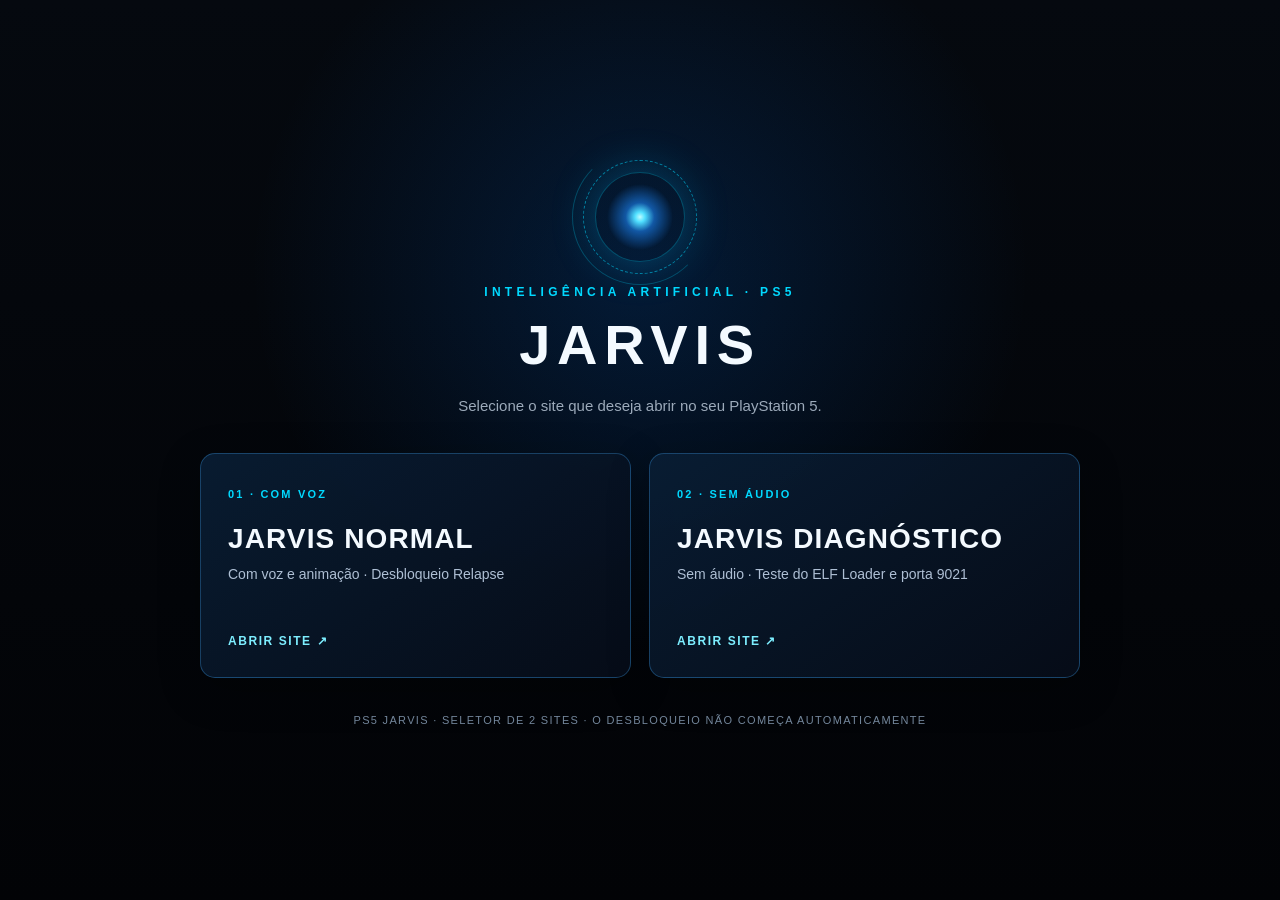
<file: menu.html>
<!DOCTYPE html>
<html lang="pt-BR">
<head>
<meta charset="UTF-8">
<meta name="viewport" content="width=device-width, initial-scale=1, viewport-fit=cover">
<meta http-equiv="Cache-Control" content="no-cache">
<title>PS5 JARVIS · Escolher site</title>
<style>
:root{--cyan:#00d9ff;--blue:#0070f0;--ink:#04070c;--muted:#9caaba}
*{box-sizing:border-box}html{min-height:100%;background:#04070c}
body{margin:0;min-height:100vh;min-height:100dvh;display:flex;align-items:center;justify-content:center;padding:28px 18px;background:radial-gradient(ellipse at 50% 30%,rgba(0,112,240,.19),transparent 43%),linear-gradient(#05090f,#020306);color:#f4faff;font:16px/1.5 Arial,Helvetica,sans-serif}
main{width:min(880px,100%);position:relative;z-index:1}
.brand{text-align:center;letter-spacing:.36em;font-weight:bold;color:var(--cyan);font-size:12px;margin:0 0 12px}
h1{margin:0;font-size:clamp(34px,6vw,56px);letter-spacing:.12em;line-height:1.16;text-align:center}
.sub{text-align:center;color:var(--muted);font-size:15px;margin:18px auto 35px}
.orb{width:90px;height:90px;margin:0 auto 21px;border-radius:50%;background:radial-gradient(circle,#bffbff 0%,#50dfff 8%,#1258a5 23%,transparent 53%);box-shadow:0 0 45px rgba(0,190,255,.29);border:1px solid rgba(0,217,255,.27);position:relative;animation:glow 3s ease-in-out infinite}
.orb:before,.orb:after{content:"";position:absolute;inset:-13px;border:1px dashed rgba(0,217,255,.52);border-radius:50%;animation:spin 22s linear infinite}
.orb:after{inset:-24px;border-style:solid;border-color:transparent transparent rgba(0,217,255,.25) rgba(0,217,255,.25);animation-direction:reverse;animation-duration:15s}
.grid{display:grid;grid-template-columns:repeat(2,minmax(0,1fr));gap:18px}
.site{display:flex;flex-direction:column;text-align:left;justify-content:space-between;min-height:225px;padding:27px;border:1px solid rgba(62,168,247,.33);border-radius:15px;background:linear-gradient(145deg,rgba(9,30,53,.91),rgba(6,12,24,.97));box-shadow:0 12px 40px rgba(0,0,0,.28);color:inherit;text-decoration:none;transition:background .2s,border-color .2s,transform .2s;outline:none}
a.site{cursor:pointer}a.site:hover,a.site:focus{border-color:var(--cyan);background:linear-gradient(145deg,rgba(10,48,76,.95),rgba(7,18,36,.98));transform:translateY(-3px);box-shadow:0 0 0 2px rgba(0,217,255,.12)}
.site.off{border-color:rgba(255,255,255,.1);opacity:.58;cursor:not-allowed}
.count{color:var(--cyan);font-weight:700;letter-spacing:.2em;font-size:11px}
.site.off .count{color:#8294ac}
h2{font-size:clamp(21px,3vw,28px);line-height:1.2;margin:17px 0 8px;letter-spacing:.04em}
.desc{color:#aebfd4;margin:0;font-size:14px}
.action{color:#7deeff;font-size:12px;font-weight:700;letter-spacing:.13em;margin-top:26px}
.site.off .action{color:#9a9da8}
footer{text-align:center;font-size:11px;letter-spacing:.12em;color:#73869b;margin:34px auto 0}
@media(max-width:620px){.grid{grid-template-columns:1fr}.site{min-height:185px;padding:21px}h1{font-size:32px}}
@media(prefers-reduced-motion:reduce){*{animation:none!important;transition:none!important}}
@keyframes spin{to{transform:rotate(360deg)}}@keyframes glow{50%{box-shadow:0 0 62px rgba(0,210,255,.47)}}
</style>
</head>
<body>
<main>
 <div class="orb" aria-hidden="true"></div>
 <p class="brand">INTELIGÊNCIA ARTIFICIAL · PS5</p>
 <h1>JARVIS</h1>
 <p class="sub">Selecione o site que deseja abrir no seu PlayStation 5.</p>
 <div class="grid">
  <a class="site" id="site1" href="https://patriasco.github.io/PS5-JARVIS-RELAPSE/?v=jarvisdiag1">
   <div><span class="count">01 · COM VOZ</span><h2 id="name1">JARVIS NORMAL</h2><p class="desc" id="desc1">Com voz e animação · Desbloqueio Relapse</p></div>
   <span class="action">ABRIR SITE <span aria-hidden="true">↗</span></span>
  </a>
  <a class="site" id="site2" href="https://patriasco.github.io/PS5-JARVIS-RELAPSE/?v=jarvisdiag1&amp;noaudio=1">
   <div><span class="count">02 · SEM ÁUDIO</span><h2 id="name2">JARVIS DIAGNÓSTICO</h2><p class="desc" id="desc2">Sem áudio · Teste do ELF Loader e porta 9021</p></div>
   <span class="action" id="action2">ABRIR SITE ↗</span>
  </a>
 </div>
 <footer>PS5 JARVIS · SELETOR DE 2 SITES · O DESBLOQUEIO NÃO COMEÇA AUTOMATICAMENTE</footer>
</main>
<script>
(function(){
 function applySites(){
 var items=window.JARVIS_MENU_SITES||[];
 if(items[0]){
  document.getElementById('name1').textContent=items[0].name||'PS5 JARVIS';
  document.getElementById('desc1').textContent=items[0].subtitle||'';
  if(/^https?:\/\//i.test(items[0].url||''))document.getElementById('site1').href=items[0].url;
 }
 if(items[1]){
  document.getElementById('name2').textContent=items[1].name||'JARVIS DIAGNÓSTICO';
  document.getElementById('desc2').textContent=items[1].subtitle||'';
  if(/^https?:\/\//i.test(items[1].url||'')){
    document.getElementById('site2').href=items[1].url;
  }
 }
 }
 var cfg=document.createElement('script');
 cfg.src='./menu-sites.js?fresh='+(new Date()).getTime();
 cfg.onload=applySites;
 cfg.onerror=function(){/* Both buttons retain their working static links. */};
 document.head.appendChild(cfg);
})();
</script>
</body>
</html>
</file>
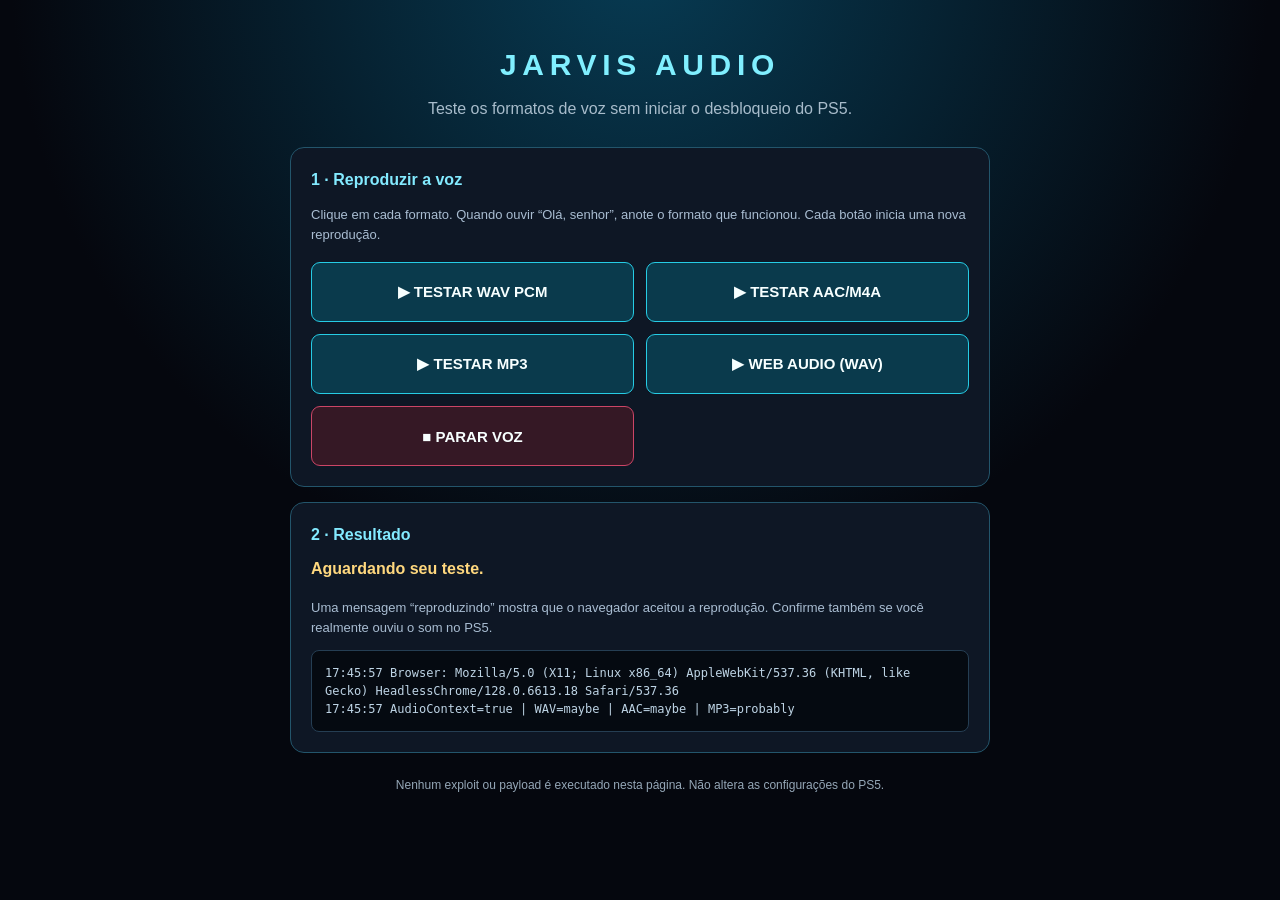
<file: teste-audio.html>
<!DOCTYPE html>
<html lang="pt-BR">
<head>
<meta charset="utf-8">
<meta name="viewport" content="width=device-width,initial-scale=1">
<title>JARVIS | Diagnóstico de Áudio PS5</title>
<style>
*{box-sizing:border-box}
html{background:#05070e}
body{margin:0;padding:22px 15px;color:#eef6ff;font:16px/1.5 Arial,Helvetica,sans-serif;background:radial-gradient(circle at 50% -5%,#073b53,#05070e 58%)}
main{max-width:700px;margin:20px auto}
h1{text-align:center;letter-spacing:.19em;font-size:30px;color:#80efff;margin:16px 0 0}
.desc{color:#a8bccb;text-align:center;margin:10px 0 26px}
.panel{background:#0e1725;border:1px solid #23556b;border-radius:14px;padding:20px;margin:15px 0}
h2{font-size:16px;color:#83eaff;margin:0 0 10px}
.small{font-size:13px;color:#a9bdd2}
.grid{display:grid;grid-template-columns:repeat(2,minmax(0,1fr));gap:12px;margin-top:18px}
button{border:1px solid #26cce5;color:#f7ffff;background:#0a3a4c;border-radius:9px;min-height:60px;padding:10px;font-size:15px;font-weight:bold;cursor:pointer}
button:focus{outline:3px solid white;outline-offset:2px}
button:disabled{opacity:.4;cursor:not-allowed}
button.stop{background:#351825;border-color:#cc4566}
.good{color:#68ecb0}.bad{color:#ff898f}.warn{color:#ffd87e}
#state{font-size:16px;font-weight:bold;min-height:28px}
#log{font-family:monospace;font-size:12px;white-space:pre-wrap;word-wrap:break-word;background:#050a11;border-radius:8px;border:1px solid #253e53;padding:13px;max-height:340px;overflow:auto;color:#bed4e5}
footer{text-align:center;color:#95a7b7;font-size:12px;margin-top:23px}
@media(max-width:410px){.grid{grid-template-columns:1fr}}
</style>
</head>
<body>
<main>
<h1>JARVIS AUDIO</h1>
<p class="desc">Teste os formatos de voz sem iniciar o desbloqueio do PS5.</p>
<section class="panel">
<h2>1 · Reproduzir a voz</h2>
<p class="small">Clique em cada formato. Quando ouvir “Olá, senhor”, anote o formato que funcionou. Cada botão inicia uma nova reprodução.</p>
<div class="grid">
<button id="testWav" type="button">▶ TESTAR WAV PCM</button>
<button id="testAac" type="button">▶ TESTAR AAC/M4A</button>
<button id="testMp3" type="button">▶ TESTAR MP3</button>
<button id="testWeb" type="button">▶ WEB AUDIO (WAV)</button>
<button id="stop" class="stop" type="button">■ PARAR VOZ</button>
</div>
</section>
<section class="panel" aria-live="polite">
<h2>2 · Resultado</h2>
<div id="state" class="warn">Aguardando seu teste.</div>
<p class="small">Uma mensagem “reproduzindo” mostra que o navegador aceitou a reprodução. Confirme também se você realmente ouviu o som no PS5.</p>
<div id="log">Nenhum teste realizado.</div>
</section>
<footer>Nenhum exploit ou payload é executado nesta página. Não altera as configurações do PS5.</footer>
</main>
<script>
(function(){
"use strict";
var voiceFiles={
 WAV:{url:"./assets/jarvis-voice-ps5.wav",type:"audio/wav"},
 AAC:{url:"./assets/jarvis-voice-ps5.m4a",type:"audio/mp4"},
 MP3:{url:"./assets/jarvis-voice.mp3",type:"audio/mpeg"}
};
var player=new Audio();
player.preload="none";
var context=null,source=null,active="",timer=null,history=[];
var result=document.getElementById("state");
var logBox=document.getElementById("log");
function record(line,kind){
 var now=new Date(),stamp=("0"+now.getHours()).slice(-2)+":"+("0"+now.getMinutes()).slice(-2)+":"+("0"+now.getSeconds()).slice(-2);
 history.push(stamp+" "+line);
 if(history.length>40)history.shift();
 logBox.textContent=history.join("\n");
 if(kind){result.className=kind;result.textContent=line;}
}
function stop(){
 if(timer){clearTimeout(timer);timer=null;}
 try{player.pause();player.removeAttribute("src");player.load();}catch(e){}
 if(source){try{source.onended=null;source.stop(0);}catch(e){}source=null;}
 active="";
}
function details(){
 var e=player.error;
 return "readyState="+player.readyState+" networkState="+player.networkState+" errorCode="+(e?e.code:"nenhum")+" currentSrc="+(player.currentSrc||"(nenhuma)");
}
player.addEventListener("playing",function(){record(active+": reproduzindo. Você ouviu a voz?","good");});
player.addEventListener("error",function(){if(active){record(active+": falha no navegador; "+details(),"bad");}});
player.addEventListener("ended",function(){if(active){record(active+": arquivo chegou ao fim","good");}});
function playFile(key){
 stop();
 active=key;
 var f=voiceFiles[key];
 record("Iniciando "+key+"; canPlayType="+(player.canPlayType(f.type)||"(vazio)"),"warn");
 try{
  player.src=f.url;
  player.load();
  var p=player.play();
  if(p&&typeof p.then==="function"){p.then(function(){record(key+": play() aceito pelo navegador","good");},function(e){record(key+": play() rejeitado: "+(e&&e.name||"Erro")+" | "+details(),"bad");});}
  else {record(key+": play() sem Promise; aguardando evento playing","warn");}
  timer=setTimeout(function(){if(active===key&&player.paused){record(key+": sem reprodução confirmada em 8 segundos; "+details(),"bad");}},8000);
 }catch(e){record(key+": exceção "+(e.name||"erro")+" "+e.message,"bad");}
}
function playWeb(){
 stop();active="WEB AUDIO";
 var Engine=window.AudioContext||window.webkitAudioContext;
 if(!Engine){record("WEB AUDIO: AudioContext indisponível","bad");return;}
 try{
  if(!context)context=new Engine();
  if(context.resume){var q=context.resume();if(q&&q.catch)q.catch(function(e){record("WebAudio resume: "+e.name,"bad");});}
  record("WEB AUDIO: buscando WAV para decodificar","warn");
  var xhr=new XMLHttpRequest();
  xhr.open("GET",voiceFiles.WAV.url,true);xhr.responseType="arraybuffer";
  xhr.onerror=function(){record("WEB AUDIO: erro de rede","bad");};
  xhr.onload=function(){
   if(xhr.status<200||xhr.status>=300){record("WEB AUDIO: HTTP "+xhr.status,"bad");return;}
   try{
    context.decodeAudioData(xhr.response,function(buffer){
      try{
       if(active!=="WEB AUDIO")return;
       source=context.createBufferSource();source.buffer=buffer;source.connect(context.destination);
       source.onended=function(){if(active==="WEB AUDIO")record("WEB AUDIO: reprodução encerrada","good");};
       source.start(0);record("WEB AUDIO: reprodução iniciada (confirme se ouviu)","good");
      }catch(e){record("WEB AUDIO: start: "+(e.name||e.message),"bad");}
    },function(e){record("WEB AUDIO: falha ao decodificar WAV: "+(e&&e.name||e),"bad");});
   }catch(e){record("WEB AUDIO: decodeAudioData: "+(e.name||e.message),"bad");}
  };
  xhr.send();
 }catch(e){record("WEB AUDIO: AudioContext: "+(e.name||e.message),"bad");}
}
document.getElementById("testWav").onclick=function(){playFile("WAV");};
document.getElementById("testAac").onclick=function(){playFile("AAC");};
document.getElementById("testMp3").onclick=function(){playFile("MP3");};
document.getElementById("testWeb").onclick=playWeb;
document.getElementById("stop").onclick=function(){stop();record("Reprodução interrompida pelo usuário","warn");};
record("Browser: "+navigator.userAgent);
record("AudioContext="+!!(window.AudioContext||window.webkitAudioContext)+
 " | WAV="+(player.canPlayType("audio/wav")||"não informado")+
 " | AAC="+(player.canPlayType("audio/mp4")||"não informado")+
 " | MP3="+(player.canPlayType("audio/mpeg")||"não informado"));
})();
</script>
</body>
</html>
</file>
